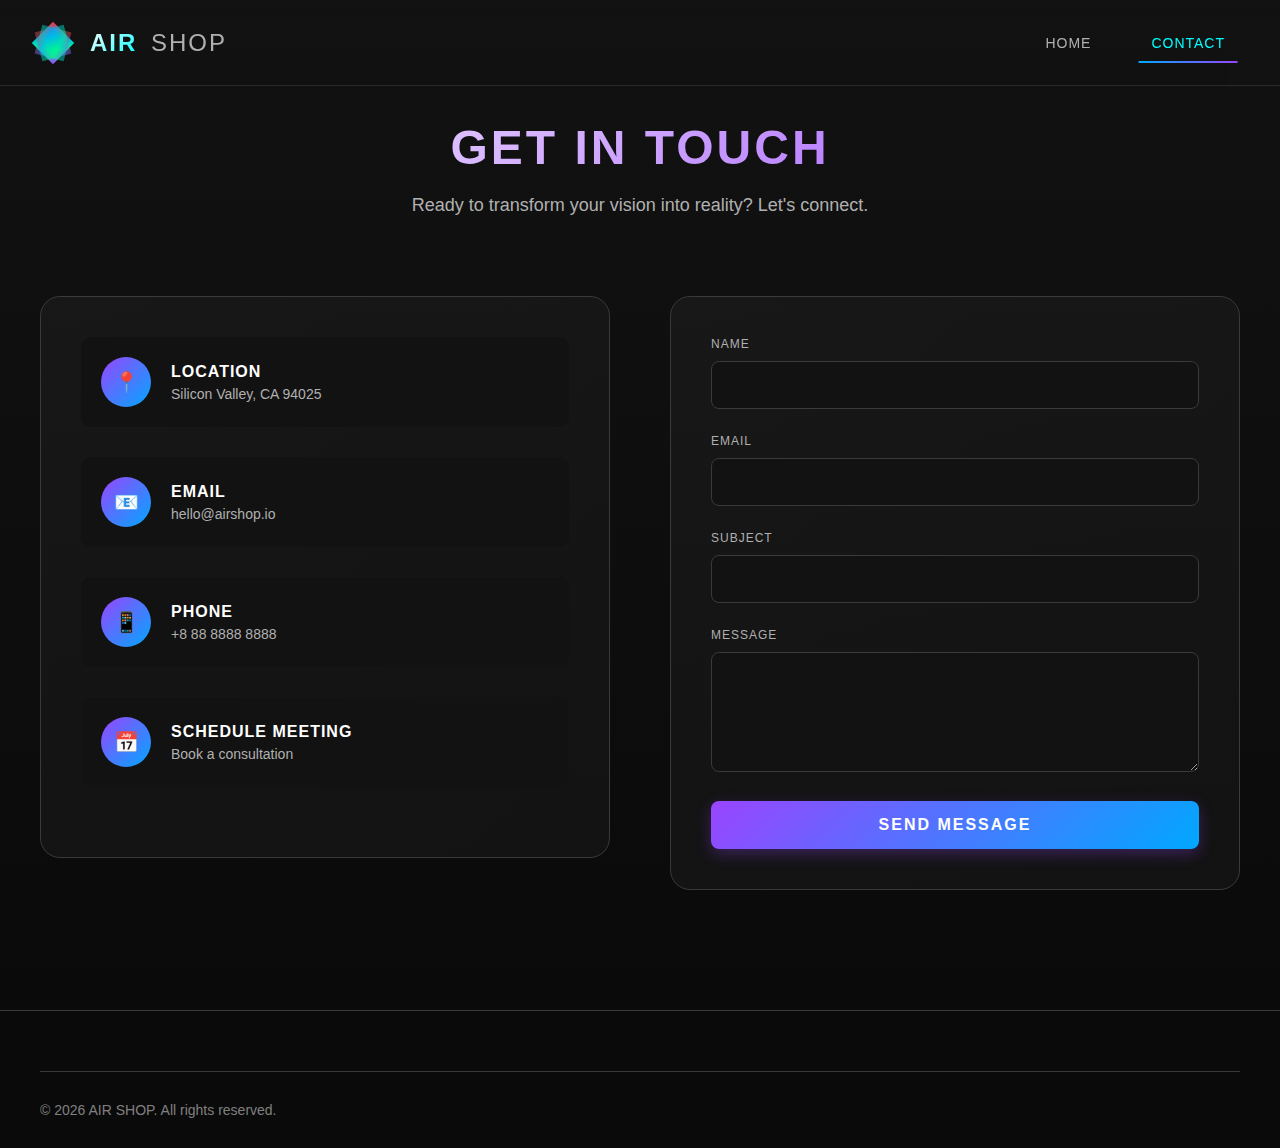
<file: contact.html>
<!DOCTYPE html>
<html lang="en">
<head>
    <meta charset="UTF-8">
    <meta name="viewport" content="width=device-width, initial-scale=1.0">
    <title>PRISM FLUX - Contact</title>
    <link rel="stylesheet" href="templatemo-prism-flux.css">
</head>
<body>

<!-- Loader -->
<div class="loader" id="loader">
    <div class="loader-content">
        <div class="loader-prism">
            <div class="prism-face"></div>
            <div class="prism-face"></div>
            <div class="prism-face"></div>
        </div>
        <div style="color: var(--accent-purple); font-size: 18px; text-transform: uppercase; letter-spacing: 3px;">
            Initializing Contact...
        </div>
    </div>
</div>

<!-- Header -->
<header class="header" id="header">
    <nav class="nav-container">
        <a href="index.html" class="logo">
            <div class="logo-icon">
                <div class="logo-prism">
                    <div class="prism-shape"></div>
                </div>
            </div>
            <span class="logo-text">
                <span class="prism">AIR</span>
                <span class="flux">SHOP</span>
            </span>
        </a>

        <ul class="nav-menu" id="navMenu">
            <li><a href="index.html" class="nav-link">Home</a></li>
            <li><a href="contact.html" class="nav-link active">Contact</a></li>
        </ul>

        <div class="menu-toggle" id="menuToggle">
            <span></span>
            <span></span>
            <span></span>
        </div>
    </nav>
</header>

<!-- Contact Section -->
<section class="contact-section" id="contact">
    <div class="section-header">
        <h2 class="section-title">Get in Touch</h2>
        <p class="section-subtitle">Ready to transform your vision into reality? Let's connect.</p>
    </div>

    <div class="contact-container">
        <div class="contact-info">
            <a href="https://maps.google.com/?q=Silicon+Valley+CA+94025" target="_blank" class="info-item">
                <div class="info-icon">📍</div>
                <div class="info-text">
                    <h4>Location</h4>
                    <p>Silicon Valley, CA 94025</p>
                </div>
            </a>
            
            <a href="mailto:hello@airshop.io" class="info-item">
                <div class="info-icon">📧</div>
                <div class="info-text">
                    <h4>Email</h4>
                    <p>hello@airshop.io</p>
                </div>
            </a>
            
            <a href="tel:+15551234567" class="info-item">
                <div class="info-icon">📱</div>
                <div class="info-text">
                    <h4>Phone</h4>
                    <p>+8 88 8888 8888</p>
                </div>
            </a>
            
            <a href="https://calendly.com" target="_blank" class="info-item">
                <div class="info-icon">📅</div>
                <div class="info-text">
                    <h4>Schedule Meeting</h4>
                    <p>Book a consultation</p>
                </div>
            </a>
        </div>

        <form class="contact-form" id="contactForm">
            <div class="form-group">
                <label for="name">Name</label>
                <input type="text" id="name" name="name" required>
            </div>
            
            <div class="form-group">
                <label for="email">Email</label>
                <input type="email" id="email" name="email" required>
            </div>
            
            <div class="form-group">
                <label for="subject">Subject</label>
                <input type="text" id="subject" name="subject" required>
            </div>
            
            <div class="form-group">
                <label for="message">Message</label>
                <textarea id="message" name="message" required></textarea>
            </div>
            
            <button type="submit" class="submit-btn">Send Message</button>
        </form>
    </div>
</section>

<!-- Footer -->
<footer class="footer">
    <div class="footer-bottom">
        <div class="copyright">
            © 2026 AIR SHOP. All rights reserved.
        </div>
    </div>
</footer>

<script>
    // Hide loader after page load
    window.addEventListener('load', () => {
        const loader = document.getElementById('loader');
        if(loader) loader.style.display = 'none';
    });

    // Mobile menu toggle
    const menuToggle = document.getElementById('menuToggle');
    const navMenu = document.getElementById('navMenu');
    if(menuToggle && navMenu){
        menuToggle.addEventListener('click', () => {
            navMenu.classList.toggle('active');
            menuToggle.classList.toggle('active');
        });
    }

    // Contact form
    const contactForm = document.getElementById('contactForm');
    if(contactForm){
        contactForm.addEventListener('submit', (e) => {
            e.preventDefault();
            alert(`Thank you ${contactForm.name.value}! Your message has been sent.`);
            contactForm.reset();
        });
    }
</script>

<link rel="stylesheet" href="templatemo-prism-flux.css">
</body>
</html>
</file>
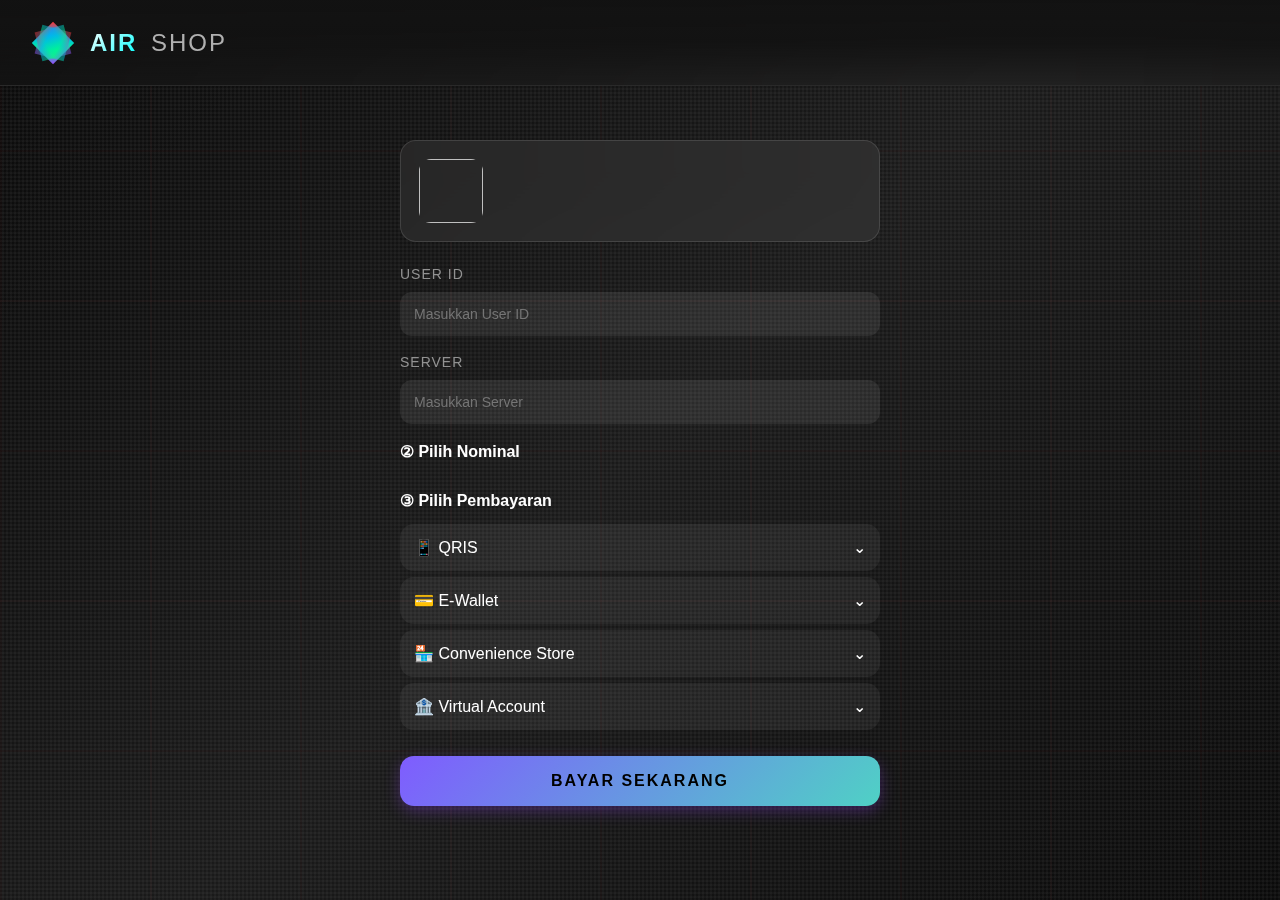
<file: topup.html>
<!DOCTYPE html>
<html lang="en">
<head>
<meta charset="UTF-8">
<meta name="viewport" content="width=device-width, initial-scale=1.0">
<title>PRISM FLUX - Top Up</title>

<link rel="stylesheet" href="AIR SHOP.css">

<style>
/* ===== TOP UP PAGE CUSTOM ===== */

.topup-section {
    padding: 140px 20px 80px;
    max-width: 520px;
    margin: auto;
}

.game-card {
    display: flex;
    align-items: center;
    gap: 16px;
    padding: 18px;
    border-radius: 16px;
    background: rgba(255,255,255,0.06);
    backdrop-filter: blur(12px);
    border: 1px solid rgba(255,255,255,0.12);
    margin-bottom: 24px;
}

.game-card img {
    width: 64px;
    height: 64px;
    border-radius: 12px;
}

.game-card h3 {
    margin: 0;
}

.form-group {
    margin-bottom: 18px;
}

.form-group label {
    font-size: 14px;
    opacity: 0.8;
}

.form-group input {
    width: 100%;
    padding: 14px;
    border-radius: 12px;
    border: none;
    background: rgba(255,255,255,0.08);
    color: #fff;
}

.nominal-grid {
    display: grid;
    grid-template-columns: repeat(2, 1fr);
    gap: 14px;
}

.nominal-card {
    padding: 16px;
    text-align: center;
    border-radius: 14px;
    cursor: pointer;
    background: rgba(255,255,255,0.06);
    border: 1px solid rgba(255,255,255,0.1);
    transition: 0.3s;
}

.nominal-card:hover,
.nominal-card.active {
    border-color: var(--accent-purple);
    box-shadow: 0 0 20px rgba(140,82,255,0.4);
}

.nominal-card span {
    display: block;
    font-size: 13px;
    opacity: 0.8;
}

.payment-list label {
    display: flex;
    justify-content: space-between;
    align-items: center;
    padding: 14px;
    margin-bottom: 10px;
    border-radius: 12px;
    background: rgba(255,255,255,0.06);
    cursor: pointer;
}

.submit-btn {
    width: 100%;
    margin-top: 20px;
    padding: 16px;
    border-radius: 14px;
    border: none;
    background: linear-gradient(135deg, #7f5cff, #4fd1c5);
    color: #000;
    font-weight: bold;
    cursor: pointer;
}
</style>
</head>

<body>

<header class="header" id="header">
<nav class="nav-container">
            <a href="index.html" class="logo">
                <div class="logo-icon">
                    <div class="logo-prism">
                        <div class="prism-shape"></div>
                    </div>
                </div>
                <span class="logo-text">
                    <span class="prism">AIR</span>
                    <span class="flux">SHOP</span>
                </span>
            </a>
</nav>
</header>

<section class="topup-section">

<!-- GAME INFO -->
<div class="game-card">
    <img id="gameImage">
    <div>
        <h3 id="gameTitle"></h3>
        <p id="gamePublisher" style="font-size:13px;opacity:.7"></p>
    </div>
</div>

<!-- USER ID -->
<div class="form-group">
    <label>User ID</label>
    <input type="text" placeholder="Masukkan User ID">
</div>

<div class="form-group">
    <label>Server</label>
    <input type="text" placeholder="Masukkan Server">
</div>

<!-- NOMINAL -->
<h4>② Pilih Nominal</h4>
<div class="nominal-grid"></div>

<!-- PAYMENT -->
<h4 style="margin-top:30px;">③ Pilih Pembayaran</h4>

<div class="payment-box">

    <div class="payment-header" onclick="togglePay(this)">
        <span>📱 QRIS</span>
        <span>⌄</span>
    </div>
    <div class="payment-body">
        <label class="pay-option">
    <input type="radio" name="payment">
    <div class="pay-icon icon-qris">QRIS</div>
    <span>QRIS (All Payment)</span>
</label>
    </div>

    <div class="payment-header" onclick="togglePay(this)">
        <span>💳 E-Wallet</span>
        <span>⌄</span>
    </div>
    <div class="payment-body">
        <label class="pay-option">
    <input type="radio" name="payment">
    <div class="pay-icon icon-dana">DANA</div>
    <span>DANA</span>
</label>

<label class="pay-option">
    <input type="radio" name="payment">
    <div class="pay-icon icon-gopay">GOPAY</div>
    <span>GoPay</span>
</label>

<label class="pay-option">
    <input type="radio" name="payment">
    <div class="pay-icon icon-shopee">SPAY</div>
    <span>ShopeePay</span>
</label>
    </div>

    <div class="payment-header" onclick="togglePay(this)">
        <span>🏪 Convenience Store</span>
        <span>⌄</span>
    </div>
    <div class="payment-body">
        <label class="pay-option">
    <input type="radio" name="payment">
    <div class="pay-icon icon-alfa">ALFA</div>
    <span>Alfamart</span>
</label>

<label class="pay-option">
    <input type="radio" name="payment">
    <div class="pay-icon icon-indo">INDO</div>
    <span>Indomaret</span>
</label>
    </div>

    <div class="payment-header" onclick="togglePay(this)">
        <span>🏦 Virtual Account</span>
        <span>⌄</span>
    </div>
    <div class="payment-body">
        <label class="pay-option">
    <input type="radio" name="payment">
    <div class="pay-icon icon-bca">BCA</div>
    <span>BCA Virtual Account</span>
</label>

<label class="pay-option">
    <input type="radio" name="payment">
    <div class="pay-icon icon-bni">BNI</div>
    <span>BNI Virtual Account</span>
</label>

<label class="pay-option">
    <input type="radio" name="payment">
    <div class="pay-icon icon-bri">BRI</div>
    <span>BRI Virtual Account</span>
</label>
    </div>

</div>

<button class="submit-btn">Bayar Sekarang</button>
</section>
    
<script>
const gameData = {
    ML: {
        title: 'Mobile Legends',
        publisher: 'Moonton',
        image: 'ML.jpeg',
        nominals: [
            { d: '5 Diamonds', p: 'Rp 1.500' },
            { d: '12 Diamonds', p: 'Rp 3.500' },
            { d: '28 Diamonds', p: 'Rp 8.000' },
            { d: '59 Diamonds', p: 'Rp 16.000' },
            { d: '86 Diamonds', p: 'Rp 20.000' },
            { d: '172 Diamonds', p: 'Rp 38.000' },
            { d: '257 Diamonds', p: 'Rp 56.000' },
            { d: '344 Diamonds', p: 'Rp 74.000' },
            { d: '429 Diamonds', p: 'Rp 92.000' },
            { d: '514 Diamonds', p: 'Rp 110.000' },
            { d: '706 Diamonds', p: 'Rp 150.000' },
            { d: '878 Diamonds', p: 'Rp 185.000' },
            { d: '1412 Diamonds', p: 'Rp 295.000' },
            { d: '2195 Diamonds', p: 'Rp 450.000' },
            { d: 'Weekly Diamond Pass', p: 'Rp 30.000' },
            { d: 'Twilight Pass', p: 'Rp 150.000' }
        ]
    },

    FF: {
        title: 'Free Fire',
        publisher: 'Garena',
        image: 'FF.jpeg',
        nominals: [
            { d: '5 Diamonds', p: 'Rp 1.000' },
            { d: '12 Diamonds', p: 'Rp 2.000' },
            { d: '50 Diamonds', p: 'Rp 8.000' },
            { d: '70 Diamonds', p: 'Rp 10.000' },
            { d: '140 Diamonds', p: 'Rp 20.000' },
            { d: '210 Diamonds', p: 'Rp 30.000' },
            { d: '355 Diamonds', p: 'Rp 50.000' },
            { d: '720 Diamonds', p: 'Rp 100.000' },
            { d: '1075 Diamonds', p: 'Rp 150.000' },
            { d: '1450 Diamonds', p: 'Rp 200.000' },
            { d: '2180 Diamonds', p: 'Rp 300.000' },
            { d: 'Membership Mingguan', p: 'Rp 30.000' },
            { d: 'Membership Bulanan', p: 'Rp 150.000' }
        ]
    },

    PUBG: {
        title: 'PUBG Mobile',
        publisher: 'Tencent',
        image: 'PUBG.jpeg',
        nominals: [
            { d: '30 UC', p: 'Rp 8.000' },
            { d: '60 UC', p: 'Rp 15.000' },
            { d: '120 UC', p: 'Rp 30.000' },
            { d: '325 UC', p: 'Rp 75.000' },
            { d: '660 UC', p: 'Rp 150.000' },
            { d: '1800 UC', p: 'Rp 400.000' },
            { d: '3850 UC', p: 'Rp 800.000' },
            { d: 'Royale Pass', p: 'Rp 150.000' },
            { d: 'Elite Royale Pass', p: 'Rp 400.000' }
        ]
    },

    ROBLOX: {
        title: 'ROBLOX',
        publisher: 'Roblox Corporation',
        image: 'ROBLOX.jpeg',
        nominals: [
            { d: '40 Robux', p: 'Rp 8.000' },
            { d: '80 Robux', p: 'Rp 15.000' },
            { d: '160 Robux', p: 'Rp 30.000' },
            { d: '400 Robux', p: 'Rp 100.000' },
            { d: '800 Robux', p: 'Rp 200.000' },
            { d: '1700 Robux', p: 'Rp 400.000' },
            { d: '4500 Robux', p: 'Rp 1.000.000' }
        ]
    },

    HOK: {
        title: 'Honor of Kings',
        publisher: 'Tencent',
        image: 'HOK.jpeg',
        nominals: [
            { d: '60 Tokens', p: 'Rp 15.000' },
            { d: '300 Tokens', p: 'Rp 75.000' },
            { d: '450 Tokens', p: 'Rp 110.000' },
            { d: '980 Tokens', p: 'Rp 200.000' },
            { d: '1980 Tokens', p: 'Rp 400.000' },
            { d: '3280 Tokens', p: 'Rp 650.000' }
        ]
    },

    FC: {
        title: 'FC Mobile',
        publisher: 'EA Sports',
        image: 'EA FC.jpeg',
        nominals: [
            { d: '100 FC Points', p: 'Rp 15.000' },
            { d: '250 FC Points', p: 'Rp 40.000' },
            { d: '500 FC Points', p: 'Rp 75.000' },
            { d: '1050 FC Points', p: 'Rp 150.000' },
            { d: '2200 FC Points', p: 'Rp 300.000' },
            { d: '5750 FC Points', p: 'Rp 750.000' }
        ]
    },

    COD: {
        title: 'Call of Duty Mobile',
        publisher: 'TiMi Studios',
        image: 'COD.jpeg',
        nominals: [
            { d: '63 CP', p: 'Rp 15.000' },
            { d: '127 CP', p: 'Rp 30.000' },
            { d: '321 CP', p: 'Rp 75.000' },
            { d: '800 CP', p: 'Rp 150.000' },
            { d: '2000 CP', p: 'Rp 350.000' },
            { d: '4000 CP', p: 'Rp 650.000' }
        ]
    }
};

const params = new URLSearchParams(window.location.search);
const gameKey = params.get('game');

const game = gameData[gameKey];
document.getElementById('gameImage').src = game.image;
document.getElementById('gameTitle').textContent = game.title;
document.getElementById('gamePublisher').textContent = game.publisher;

const grid = document.querySelector('.nominal-grid');
game.nominals.forEach((n, i) => {
    const div = document.createElement('div');
    div.className = 'nominal-card' + (i === 0 ? ' active' : '');

    const isPack =
        n.d.toLowerCase().includes('pass') ||
        n.d.toLowerCase().includes('membership');

    div.innerHTML = `
        <span class="nominal-icon ${isPack ? 'icon-pack' : 'icon-diamond'}">
            ${isPack ? '📦' : '💎'}
        </span>
        <strong>${n.d}</strong>
        <div class="price">${n.p}</div>
    `;

    div.onclick = () => {
        document
            .querySelectorAll('.nominal-card')
            .forEach(c => c.classList.remove('active'));
        div.classList.add('active');
    };

    grid.appendChild(div);
});

function togglePay(el){
    const body = el.nextElementSibling;
    body.style.display = body.style.display === 'block' ? 'none' : 'block';
}
</script>

</body>
</html>
</file>
<file: templatemo-prism-flux.css>
@charset "utf-8";
/* CSS Document */

/*

TemplateMo 600 Prism Flux

https://templatemo.com/tm-600-prism-flux

*/

* {
	margin: 0;
	padding: 0;
	box-sizing: border-box;
}

:root {
	--primary-black: #0a0a0a;
	--carbon-dark: #121212;
	--carbon-medium: #1a1a1a;
	--carbon-light: #2a2a2a;
	--metal-dark: #3a3a3a;
	--metal-light: #4a4a4a;
	--accent-red: #ff3333;
	--accent-blue: #00a8ff;
	--accent-green: #00ff88;
	--accent-purple: #9945ff;
	--accent-cyan: #00ffff;
	--text-primary: #ffffff;
	--text-secondary: #b0b0b0;
	--text-dim: #808080;
}

html {
	scroll-behavior: smooth;
}

body {
	font-family: 'Orbitron', 'Rajdhani', sans-serif;
	background: var(--primary-black);
	color: var(--text-primary);
	overflow-x: hidden;
	position: relative;
}

/* Carbon Fiber Background Pattern */
body::before {
	content: '';
	position: fixed;
	top: 0;
	left: 0;
	width: 100%;
	height: 100%;
	background:
		repeating-linear-gradient(0deg,
			transparent,
			transparent 2px,
			rgba(255, 255, 255, 0.03) 2px,
			rgba(255, 255, 255, 0.03) 4px),
		repeating-linear-gradient(90deg,
			transparent,
			transparent 2px,
			rgba(255, 255, 255, 0.03) 2px,
			rgba(255, 255, 255, 0.03) 4px),
		linear-gradient(135deg,
			var(--primary-black) 0%,
			var(--carbon-dark) 25%,
			var(--carbon-medium) 50%,
			var(--carbon-dark) 75%,
			var(--primary-black) 100%);
	z-index: -2;
}

/* Animated Grid Overlay */
body::after {
	content: '';
	position: fixed;
	top: 0;
	left: 0;
	width: 100%;
	height: 100%;
	background-image:
		linear-gradient(rgba(255, 51, 51, 0.05) 2px, transparent 2px),
		linear-gradient(90deg, rgba(255, 51, 51, 0.05) 2px, transparent 2px);
	background-size: 150px 150px;
	animation: gridMove 20s linear infinite;
	z-index: -1;
	opacity: 0.5;
}

@keyframes gridMove {
	0% {
		transform: translate(0, 0);
	}

	100% {
		transform: translate(150px, 150px);
	}
}

/* Loading Screen */
.loader {
	position: fixed;
	top: 0;
	left: 0;
	width: 100%;
	height: 100vh;
	background: var(--primary-black);
	display: flex;
	justify-content: center;
	align-items: center;
	z-index: 10000;
	transition: opacity 0.5s, visibility 0.5s;
}

.loader.hidden {
	opacity: 0;
	visibility: hidden;
}

.loader-content {
	text-align: center;
}

.loader-prism {
	width: 100px;
	height: 100px;
	position: relative;
	margin: 0 auto 30px;
}

.prism-face {
	position: absolute;
	width: 100%;
	height: 100%;
	border: 2px solid transparent;
	transform-origin: center;
	animation: prismRotate 3s linear infinite;
}

.prism-face:nth-child(1) {
	border-image: linear-gradient(45deg, var(--accent-red), var(--accent-blue)) 1;
	animation-delay: 0s;
}

.prism-face:nth-child(2) {
	border-image: linear-gradient(45deg, var(--accent-blue), var(--accent-green)) 1;
	transform: rotate(60deg);
	animation-delay: 0.2s;
}

.prism-face:nth-child(3) {
	border-image: linear-gradient(45deg, var(--accent-green), var(--accent-purple)) 1;
	transform: rotate(120deg);
	animation-delay: 0.4s;
}

@keyframes prismRotate {
	0% {
		transform: rotate(0deg) scale(1);
	}

	50% {
		transform: rotate(180deg) scale(1.2);
	}

	100% {
		transform: rotate(360deg) scale(1);
	}
}

/* Navigation Header */
.header {
	position: fixed;
	top: 0;
	width: 100%;
	background: linear-gradient(180deg,
			rgba(18, 18, 18, 0.98) 0%,
			rgba(18, 18, 18, 0.9) 50%,
			rgba(18, 18, 18, 0) 100%);
	backdrop-filter: blur(20px);
	border-bottom: 1px solid rgba(255, 255, 255, 0.1);
	z-index: 1000;
	transition: all 0.3s ease;
}

.header.scrolled {
	background: rgba(18, 18, 18, 0.98);
	backdrop-filter: blur(30px);
	box-shadow: 0 10px 30px rgba(0, 0, 0, 0.8);
}

.nav-container {
	max-width: 1400px;
	margin: 0 auto;
	display: flex;
	justify-content: space-between;
	align-items: center;
	padding: 20px 30px;
}

.logo {
	display: flex;
	align-items: center;
	text-decoration: none;
	position: relative;
}

.logo-icon {
	width: 45px;
	height: 45px;
	margin-right: 15px;
	position: relative;
}

/* Prism-inspired logo */
.logo-prism {
	width: 100%;
	height: 100%;
	position: relative;
	display: flex;
	align-items: center;
	justify-content: center;
}

.prism-shape {
	width: 30px;
	height: 30px;
	position: relative;
	transform: rotate(45deg);
	background: linear-gradient(135deg,
			var(--accent-red) 0%,
			var(--accent-blue) 33%,
			var(--accent-green) 66%,
			var(--accent-purple) 100%);
	animation: prismShine 3s ease-in-out infinite;
}

@keyframes prismShine {

	0%,
	100% {
		filter: brightness(1) hue-rotate(0deg);
		transform: rotate(45deg) scale(1);
	}

	50% {
		filter: brightness(1.5) hue-rotate(10deg);
		transform: rotate(45deg) scale(1.1);
	}
}

.prism-shape::before,
.prism-shape::after {
	content: '';
	position: absolute;
	width: 100%;
	height: 100%;
	background: inherit;
	opacity: 0.5;
}

.prism-shape::before {
	transform: rotate(60deg);
}

.prism-shape::after {
	transform: rotate(-60deg);
}

.logo-text {
	font-size: 24px;
	font-weight: 900;
	letter-spacing: 2px;
	text-transform: uppercase;
}

.logo-text .prism {
	background: linear-gradient(135deg, var(--text-primary), var(--accent-cyan));
	-webkit-background-clip: text;
	-webkit-text-fill-color: transparent;
	background-clip: text;
}

.logo-text .flux {
	color: var(--text-secondary);
	font-weight: 300;
	margin-left: 5px;
}

.nav-menu {
	display: flex;
	list-style: none;
	gap: 10px;
	align-items: center;
}

.nav-menu a {
	color: var(--text-secondary);
	text-decoration: none;
	padding: 12px 25px;
	transition: all 0.3s ease;
	position: relative;
	text-transform: uppercase;
	font-weight: 500;
	letter-spacing: 1px;
	font-size: 14px;
}

.nav-menu a::before {
	content: '';
	position: absolute;
	bottom: 0;
	left: 50%;
	transform: translateX(-50%);
	width: 0;
	height: 2px;
	background: linear-gradient(90deg, var(--accent-blue), var(--accent-purple));
	transition: width 0.3s ease;
}

.nav-menu a:hover {
	color: var(--text-primary);
}

.nav-menu a:hover::before,
.nav-menu a.active::before {
	width: 80%;
}

.nav-menu a.active {
	color: var(--accent-cyan);
}

.menu-toggle {
	display: none;
	flex-direction: column;
	cursor: pointer;
	padding: 5px;
}

.menu-toggle span {
	width: 30px;
	height: 3px;
	background: linear-gradient(90deg, var(--accent-blue), var(--accent-purple));
	margin: 3px 0;
	transition: 0.3s;
	border-radius: 2px;
}

.menu-toggle.active span:nth-child(1) {
	transform: rotate(-45deg) translate(-5px, 6px);
}

.menu-toggle.active span:nth-child(2) {
	opacity: 0;
}

.menu-toggle.active span:nth-child(3) {
	transform: rotate(45deg) translate(-5px, -6px);
}

/* Hero Section with 3D Carousel */
.hero {
	min-height: 100vh;
	display: flex;
	align-items: center;
	justify-content: center;
	position: relative;
	padding: 120px 20px 80px;
	background: radial-gradient(ellipse at center,
			rgba(153, 69, 255, 0.1) 0%,
			transparent 50%);
}

.carousel-container {
	width: 100%;
	max-width: 1600px;
	height: 650px;
	perspective: 1200px;
	position: relative;
	padding-top: 60px;
}

.carousel {
	width: 100%;
	height: 100%;
	position: relative;
	transform-style: preserve-3d;
}

.carousel-item {
	position: absolute;
	width: 400px;
	height: 500px;
	left: 50%;
	top: 50%;
	transform-style: preserve-3d;
	transition: all 0.8s cubic-bezier(0.4, 0.0, 0.2, 1);
	cursor: pointer;
	transform-origin: center center;
}

.carousel-item .card {
	width: 100%;
	height: 100%;
	background: linear-gradient(135deg, var(--carbon-medium), var(--carbon-dark));
	border: 2px solid var(--metal-dark);
	border-radius: 20px;
	padding: 30px;
	position: relative;
	overflow: hidden;
	box-shadow:
		0 20px 40px rgba(0, 0, 0, 0.8),
		inset 0 1px 0 rgba(255, 255, 255, 0.1);
}

.carousel-item .card::before {
	content: '';
	position: absolute;
	top: 0;
	left: 0;
	right: 0;
	height: 1px;
	background: linear-gradient(90deg,
			transparent,
			rgba(255, 255, 255, 0.5),
			transparent);
	animation: scanline 3s linear infinite;
}

@keyframes scanline {
	0% {
		transform: translateY(0);
	}

	100% {
		transform: translateY(500px);
	}
}

.card-number {
	position: absolute;
	top: 20px;
	right: 30px;
	font-size: 72px;
	font-weight: 900;
	color: rgba(153, 69, 255, 0.1);
	font-family: 'Orbitron', monospace;
}

.card-image {
	width: 100%;
	height: 200px;
	background: var(--carbon-dark);
	border-radius: 10px;
	margin-bottom: 20px;
	overflow: hidden;
	position: relative;
	border: 1px solid var(--metal-dark);
}

.card-image img {
	width: 100%;
	height: 100%;
	object-fit: cover;
	filter: grayscale(50%) contrast(1.2);
	transition: all 0.5s ease;
}

.carousel-item:hover .card-image img {
	filter: grayscale(0%) contrast(1.3);
	transform: scale(1.1);
}

.card-title {
	font-size: 24px;
	font-weight: 700;
	margin-bottom: 15px;
	text-transform: uppercase;
	letter-spacing: 2px;
	background: linear-gradient(135deg, var(--text-primary), var(--accent-purple));
	-webkit-background-clip: text;
	-webkit-text-fill-color: transparent;
	background-clip: text;
}

.card-description {
	color: var(--text-secondary);
	line-height: 1.6;
	margin-bottom: 20px;
	font-size: 14px;
}

.card-tech {
	display: flex;
	flex-wrap: wrap;
	gap: 8px;
	margin-bottom: 20px;
}

.tech-badge {
	padding: 5px 12px;
	background: rgba(153, 69, 255, 0.1);
	border: 1px solid var(--accent-purple);
	border-radius: 20px;
	font-size: 12px;
	color: var(--accent-purple);
	text-transform: uppercase;
	letter-spacing: 1px;
}

.card-cta {
	padding: 12px 30px;
	background: linear-gradient(135deg, var(--accent-purple), var(--accent-blue));
	border: none;
	border-radius: 30px;
	color: var(--text-primary);
	font-weight: 700;
	text-transform: uppercase;
	letter-spacing: 2px;
	cursor: pointer;
	transition: all 0.3s ease;
	box-shadow: 0 5px 15px rgba(153, 69, 255, 0.3);
}

.card-cta:hover {
	transform: translateY(-2px);
	box-shadow: 0 8px 25px rgba(153, 69, 255, 0.5);
}

/* Carousel Controls */
.carousel-controls {
	position: absolute;
	bottom: -70px;
	left: 50%;
	transform: translateX(-50%);
	display: flex;
	gap: 20px;
	z-index: 100;
}

.carousel-btn {
	width: 60px;
	height: 60px;
	background: linear-gradient(135deg, var(--carbon-medium), var(--carbon-dark));
	border: 2px solid var(--metal-dark);
	border-radius: 50%;
	color: var(--accent-purple);
	font-size: 24px;
	cursor: pointer;
	transition: all 0.3s ease;
	display: flex;
	align-items: center;
	justify-content: center;
	box-shadow:
		0 5px 15px rgba(0, 0, 0, 0.5),
		inset 0 1px 0 rgba(255, 255, 255, 0.1);
}

.carousel-btn:hover {
	border-color: var(--accent-purple);
	box-shadow:
		0 8px 25px rgba(153, 69, 255, 0.3),
		inset 0 1px 0 rgba(255, 255, 255, 0.2);
	transform: scale(1.1);
}

.carousel-indicators {
	position: absolute;
	top: 30px;
	left: 50%;
	transform: translateX(-50%);
	display: flex;
	gap: 15px;
	z-index: 100;
}

.indicator {
	width: 12px;
	height: 12px;
	background: var(--metal-dark);
	border: 1px solid var(--metal-light);
	border-radius: 50%;
	cursor: pointer;
	transition: all 0.3s ease;
}

.indicator.active {
	background: linear-gradient(135deg, var(--accent-purple), var(--accent-blue));
	box-shadow: 0 0 10px rgba(153, 69, 255, 0.5);
	transform: scale(1.3);
}

/* NEW: Prism Philosophy Section */
.philosophy-section {
	padding: 120px 30px;
	background: linear-gradient(180deg,
			var(--primary-black) 0%,
			rgba(153, 69, 255, 0.02) 50%,
			var(--primary-black) 100%);
	position: relative;
	overflow: hidden;
}

.philosophy-container {
	max-width: 1200px;
	margin: 0 auto;
	text-align: center;
}

/* Animated Prism Line */
.prism-line {
	width: 100%;
	height: 2px;
	margin: 0 auto 60px;
	position: relative;
	overflow: hidden;
	background: var(--carbon-medium);
}

.prism-line::before {
	content: '';
	position: absolute;
	top: 0;
	left: -100%;
	width: 100%;
	height: 100%;
	background: linear-gradient(90deg,
			transparent,
			var(--accent-red) 20%,
			var(--accent-blue) 40%,
			var(--accent-green) 60%,
			var(--accent-purple) 80%,
			transparent);

	animation: prismSweep 4s ease-in-out infinite;
}

@keyframes prismSweep {
	0% {
		left: -100%;
	}

	100% {
		left: 100%;
	}
}

.philosophy-headline {
	font-size: 56px;
	font-weight: 900;
	text-transform: uppercase;
	letter-spacing: 3px;
	margin-bottom: 30px;
	line-height: 1.2;
	background: linear-gradient(135deg,
			var(--accent-cyan) 0%,
			var(--accent-purple) 25%,
			var(--accent-blue) 50%,
			var(--accent-green) 75%,
			var(--accent-cyan) 100%);
	-webkit-background-clip: text;
	-webkit-text-fill-color: transparent;
	background-clip: text;
	background-size: 200% 200%;
	animation: gradientFlow 5s ease infinite;
}

@keyframes gradientFlow {
	0% {
		background-position: 0% 50%;
	}

	50% {
		background-position: 100% 50%;
	}

	100% {
		background-position: 0% 50%;
	}
}

.philosophy-subheading {
	font-size: 20px;
	color: var(--text-secondary);
	max-width: 700px;
	margin: 0 auto 80px;
	line-height: 1.6;
	font-weight: 300;
}

.philosophy-pillars {
	display: grid;
	grid-template-columns: repeat(auto-fit, minmax(300px, 1fr));
	gap: 50px;
	margin-bottom: 60px;
}

.pillar {
	position: relative;
	padding: 40px 30px;
	background: linear-gradient(135deg,
			rgba(42, 42, 42, 0.2),
			rgba(26, 26, 26, 0.3));
	border: 1px solid var(--metal-dark);
	border-radius: 20px;
	transition: all 0.4s ease;
	overflow: hidden;
}

.pillar::before {
	content: '';
	position: absolute;
	top: 0;
	left: 0;
	width: 100%;
	height: 2px;
	background: linear-gradient(90deg,
			var(--accent-purple),
			var(--accent-blue),
			var(--accent-green));
	transform: scaleX(0);
	transition: transform 0.4s ease;
}

.pillar:hover::before {
	transform: scaleX(1);
}

.pillar:hover {
	transform: translateY(-10px);
	border-color: var(--accent-purple);
	box-shadow: 0 20px 40px rgba(153, 69, 255, 0.2);
	background: linear-gradient(135deg,
			rgba(153, 69, 255, 0.05),
			rgba(26, 26, 26, 0.3));
}

.pillar-icon {
	width: 80px;
	height: 80px;
	margin: 0 auto 25px;
	display: flex;
	align-items: center;
	justify-content: center;
	font-size: 40px;
	position: relative;
}

.pillar-icon::before {
	content: '';
	position: absolute;
	width: 100%;
	height: 100%;
	background: linear-gradient(135deg, var(--accent-purple), var(--accent-blue));
	border-radius: 50%;
	opacity: 0.2;
	animation: pulse 3s ease-in-out infinite;
}

@keyframes pulse {

	0%,
	100% {
		transform: scale(1);
		opacity: 0.2;
	}

	50% {
		transform: scale(1.2);
		opacity: 0.1;
	}
}

.pillar-title {
	font-size: 24px;
	font-weight: 700;
	text-transform: uppercase;
	letter-spacing: 2px;
	margin-bottom: 15px;
	color: var(--text-primary);
}

.pillar-description {
	font-size: 16px;
	color: var(--text-secondary);
	line-height: 1.6;
}
.pillar-description a {
	color: var(--accent-cyan);
	text-decoration: none;
	transition: all 0.3s ease;
	position: relative;
}

.pillar-description a::after {
	content: '';
	position: absolute;
	bottom: -2px;
	left: 0;
	width: 0;
	height: 1px;
	background: var(--accent-cyan);
	transition: width 0.3s ease;
}

.pillar-description a:hover {
	color: var(--accent-purple);
}

.pillar-description a:hover::after {
	width: 100%;
}

/* Particle Effect Background */
.philosophy-particles {
	position: absolute;
	width: 100%;
	height: 100%;
	top: 0;
	left: 0;
	overflow: hidden;
	pointer-events: none;
}

.particle {
	position: absolute;
	width: 4px;
	height: 4px;
	background: linear-gradient(135deg, var(--accent-cyan), var(--accent-purple));
	border-radius: 50%;
	opacity: 0;
	animation: float-particle 20s infinite linear;
}

@keyframes float-particle {
	0% {
		transform: translateY(0) rotate(0deg);
		opacity: 0;
	}

	5% {
		opacity: 1;
	}

	95% {
		opacity: 1;
	}

	100% {
		transform: translateY(-100vh) rotate(720deg);
		opacity: 0;
	}
}

/* Stats Section with Content */
.stats-section {
	padding: 120px 30px;
	background: linear-gradient(180deg,
			var(--primary-black) 0%,
			var(--carbon-dark) 50%,
			var(--primary-black) 100%);
	position: relative;
}

.stats-grid {
	max-width: 1200px;
	margin: 0 auto;
	display: grid;
	grid-template-columns: repeat(auto-fit, minmax(250px, 1fr));
	gap: 40px;
}

.stat-card {
	background: linear-gradient(135deg,
			rgba(42, 42, 42, 0.5),
			rgba(26, 26, 26, 0.8));
	border: 1px solid var(--metal-dark);
	border-radius: 15px;
	padding: 40px 30px;
	text-align: center;
	position: relative;
	overflow: hidden;
	transition: all 0.3s ease;
}

.stat-card::before {
	content: '';
	position: absolute;
	top: 0;
	left: -100%;
	width: 100%;
	height: 2px;
	background: linear-gradient(90deg,
			transparent,
			var(--accent-purple),
			transparent);
	animation: none;
}

.stat-card:hover::before {
	animation: slideRight 0.5s ease forwards;
}

@keyframes slideRight {
	0% {
		left: -100%;
	}

	100% {
		left: 100%;
	}
}

.stat-card:hover {
	transform: translateY(-5px);
	border-color: var(--accent-purple);
	box-shadow: 0 15px 35px rgba(153, 69, 255, 0.2);
}

.stat-icon {
	width: 80px;
	height: 80px;
	background: linear-gradient(135deg, var(--accent-purple), var(--accent-blue));
	border-radius: 50%;
	display: flex;
	align-items: center;
	justify-content: center;
	margin: 0 auto 20px;
	font-size: 36px;
	color: var(--text-primary);
	box-shadow: 0 10px 25px rgba(153, 69, 255, 0.3);
}

.stat-number {
	font-size: 48px;
	font-weight: 900;
	color: var(--text-primary);
	margin-bottom: 10px;
	font-family: 'Orbitron', monospace;
}

.stat-label {
	font-size: 14px;
	color: var(--text-secondary);
	text-transform: uppercase;
	letter-spacing: 2px;
	margin-bottom: 15px;
}

.stat-description {
	font-size: 13px;
	color: var(--text-dim);
	line-height: 1.5;
	padding: 0 10px;
}

/* Enhanced Skills Section - Technical Arsenal */
.skills-section {
	padding: 120px 30px;
	background: var(--carbon-dark);
	position: relative;
	overflow: hidden;
}

.skills-container {
	max-width: 1200px;
	margin: 0 auto;
}

.section-header {
	text-align: center;
	margin-bottom: 80px;
}

.section-title {
	font-size: 48px;
	font-weight: 900;
	text-transform: uppercase;
	letter-spacing: 3px;
	margin-bottom: 20px;
	background: linear-gradient(135deg, var(--text-primary), var(--accent-purple));
	-webkit-background-clip: text;
	-webkit-text-fill-color: transparent;
	background-clip: text;
}

.section-subtitle {
	color: var(--text-secondary);
	font-size: 18px;
	max-width: 600px;
	margin: 0 auto;
}

/* Hexagonal Skills Grid */
.skills-hexagon-grid {
	display: flex;
	flex-wrap: wrap;
	justify-content: center;
	gap: 20px;
	margin-top: 60px;
}

.skill-hexagon {
	width: 200px;
	height: 230px;
	position: relative;
	margin: 30px 10px;
	cursor: pointer;
	transition: all 0.3s ease;
}

.skill-hexagon:hover {
	transform: translateY(-10px);
}

.hexagon-inner {
	width: 100%;
	height: 100%;
	position: relative;
	transform: rotate(30deg);
	overflow: hidden;
	border-radius: 20px;
	background: linear-gradient(135deg, var(--carbon-medium), var(--carbon-light));
	border: 2px solid var(--metal-dark);
}

.skill-hexagon:hover .hexagon-inner {
	border-color: var(--accent-purple);
	box-shadow: 0 0 30px rgba(153, 69, 255, 0.5);
}

.hexagon-content {
	position: absolute;
	width: 100%;
	height: 100%;
	top: 0;
	left: 0;
	transform: rotate(-30deg);
	display: flex;
	flex-direction: column;
	align-items: center;
	justify-content: center;
	padding: 20px;
}

.skill-icon-hex {
	font-size: 48px;
	margin-bottom: 15px;
	color: var(--accent-purple);
	animation: float 3s ease-in-out infinite;
}

@keyframes float {

	0%,
	100% {
		transform: translateY(0);
	}

	50% {
		transform: translateY(-10px);
	}
}

.skill-name-hex {
	font-size: 16px;
	font-weight: 700;
	text-transform: uppercase;
	letter-spacing: 1px;
	color: var(--text-primary);
	margin-bottom: 10px;
	text-align: center;
}

.skill-level {
	width: 100%;
	height: 4px;
	background: var(--carbon-dark);
	border-radius: 2px;
	overflow: hidden;
	position: relative;
}

.skill-level-fill {
	height: 100%;
	background: linear-gradient(90deg, var(--accent-blue), var(--accent-purple));
	border-radius: 2px;
	position: relative;
	animation: fillLevel 2s ease-out;
}

@keyframes fillLevel {
	0% {
		width: 0;
	}
}

.skill-percentage-hex {
	font-size: 14px;
	color: var(--text-secondary);
	margin-top: 8px;
	font-weight: 600;
}

/* Skill Categories Tabs */
.skill-categories {
	display: flex;
	justify-content: center;
	gap: 20px;
	margin-bottom: 40px;
	flex-wrap: wrap;
}

.category-tab {
	padding: 12px 30px;
	background: var(--carbon-medium);
	border: 1px solid var(--metal-dark);
	border-radius: 30px;
	color: var(--text-secondary);
	cursor: pointer;
	transition: all 0.3s ease;
	text-transform: uppercase;
	font-size: 14px;
	letter-spacing: 1px;
}

.category-tab:hover {
	background: rgba(153, 69, 255, 0.1);
	border-color: var(--accent-purple);
	color: var(--text-primary);
}

.category-tab.active {
	background: linear-gradient(135deg, var(--accent-purple), var(--accent-blue));
	border-color: var(--accent-purple);
	color: var(--text-primary);
	box-shadow: 0 5px 20px rgba(153, 69, 255, 0.3);
}

/* Contact Section */
.contact-section {
	padding: 120px 30px;
	background: linear-gradient(180deg,
			var(--carbon-dark) 0%,
			var(--primary-black) 100%);
	position: relative;
}

.contact-container {
	max-width: 1200px;
	margin: 0 auto;
	display: grid;
	grid-template-columns: 1fr 1fr;
	gap: 60px;
	align-items: start;
}

.contact-info {
	padding: 40px;
	background: linear-gradient(135deg,
			rgba(42, 42, 42, 0.3),
			rgba(26, 26, 26, 0.5));
	border: 1px solid var(--metal-dark);
	border-radius: 20px;
}

.info-item {
	display: flex;
	align-items: center;
	margin-bottom: 30px;
	padding: 20px;
	background: var(--carbon-dark);
	border-radius: 10px;
	transition: all 0.3s ease;
	text-decoration: none;
	cursor: pointer;
	position: relative;
	overflow: hidden;
}

.info-item::before {
	content: '';
	position: absolute;
	top: 0;
	left: -100%;
	width: 100%;
	height: 100%;
	background: linear-gradient(90deg,
			transparent,
			rgba(153, 69, 255, 0.1),
			transparent);
	transition: left 0.5s ease;
}

.info-item:hover::before {
	left: 100%;
}

.info-item:hover {
	transform: translateX(10px);
	background: rgba(153, 69, 255, 0.1);
	box-shadow: 0 5px 20px rgba(153, 69, 255, 0.2);
}

a.info-item {
	color: inherit;
	text-decoration: none;
}

.info-icon {
	width: 50px;
	height: 50px;
	background: linear-gradient(135deg, var(--accent-purple), var(--accent-blue));
	border-radius: 50%;
	display: flex;
	align-items: center;
	justify-content: center;
	margin-right: 20px;
	color: var(--text-primary);
	font-size: 20px;
	flex-shrink: 0;
	transition: all 0.3s ease;
}

.info-item:hover .info-icon {
	transform: scale(1.1) rotate(10deg);
	box-shadow: 0 8px 25px rgba(153, 69, 255, 0.4);
}

.info-text h4 {
	color: var(--text-primary);
	margin-bottom: 5px;
	font-size: 16px;
	text-transform: uppercase;
	letter-spacing: 1px;
	transition: all 0.3s ease;
}

.info-item:hover .info-text h4 {
	color: var(--accent-cyan);
}

.info-text p {
	color: var(--text-secondary);
	font-size: 14px;
	transition: all 0.3s ease;
}

.info-item:hover .info-text p {
	color: var(--text-primary);
}

/* Add external link indicator for clickable items */
.info-item[target="_blank"] .info-text p::after {
	content: ' ↗';
	font-size: 12px;
	opacity: 0;
	transition: opacity 0.3s ease;
}

.info-item[target="_blank"]:hover .info-text p::after {
	opacity: 1;
}

.contact-form {
	padding: 40px;
	background: linear-gradient(135deg,
			rgba(42, 42, 42, 0.3),
			rgba(26, 26, 26, 0.5));
	border: 1px solid var(--metal-dark);
	border-radius: 20px;
}

.form-group {
	margin-bottom: 25px;
}

.form-group label {
	display: block;
	color: var(--text-secondary);
	margin-bottom: 10px;
	text-transform: uppercase;
	font-size: 12px;
	letter-spacing: 1px;
}

.form-group input,
.form-group textarea {
	width: 100%;
	padding: 15px;
	background: var(--carbon-dark);
	border: 1px solid var(--metal-dark);
	border-radius: 8px;
	color: var(--text-primary);
	font-size: 14px;
	transition: all 0.3s ease;
}

.form-group input:focus,
.form-group textarea:focus {
	outline: none;
	border-color: var(--accent-purple);
	box-shadow: 0 0 10px rgba(153, 69, 255, 0.2);
}

.form-group textarea {
	resize: vertical;
	min-height: 120px;
}

.submit-btn {
	width: 100%;
	padding: 15px;
	background: linear-gradient(135deg, var(--accent-purple), var(--accent-blue));
	border: none;
	border-radius: 8px;
	color: var(--text-primary);
	font-size: 16px;
	font-weight: 700;
	text-transform: uppercase;
	letter-spacing: 2px;
	cursor: pointer;
	transition: all 0.3s ease;
	box-shadow: 0 5px 15px rgba(153, 69, 255, 0.3);
}

.submit-btn:hover {
	transform: translateY(-3px);
	box-shadow: 0 8px 25px rgba(153, 69, 255, 0.5);
}

/* Footer */
.footer {
	padding: 60px 30px 30px;
	background: var(--primary-black);
	border-top: 1px solid var(--metal-dark);
	position: relative;
}

.footer-content {
	max-width: 1200px;
	margin: 0 auto;
	display: grid;
	grid-template-columns: 2fr 1fr 1fr 1fr;
	gap: 40px;
	margin-bottom: 40px;
}

.footer-brand {
	display: flex;
	flex-direction: column;
	gap: 20px;
}

.footer-logo {
	display: flex;
	align-items: center;
	margin-bottom: 15px;
}

.footer-description {
	color: var(--text-secondary);
	line-height: 1.6;
	font-size: 14px;
}

.footer-social {
	display: flex;
	gap: 15px;
}

.social-icon {
	width: 40px;
	height: 40px;
	background: var(--carbon-medium);
	border: 1px solid var(--metal-dark);
	border-radius: 50%;
	display: flex;
	align-items: center;
	justify-content: center;
	color: var(--text-secondary);
	text-decoration: none;
	transition: all 0.3s ease;
}

.social-icon:hover {
	background: linear-gradient(135deg, var(--accent-purple), var(--accent-blue));
	border-color: var(--accent-purple);
	color: var(--text-primary);
	transform: translateY(-3px);
	box-shadow: 0 5px 15px rgba(153, 69, 255, 0.3);
}

.footer-section h4 {
	color: var(--text-primary);
	margin-bottom: 20px;
	text-transform: uppercase;
	letter-spacing: 1px;
	font-size: 16px;
}

.footer-links {
	display: flex;
	flex-direction: column;
	gap: 10px;
}

.footer-links a {
	color: var(--text-secondary);
	text-decoration: none;
	transition: all 0.3s ease;
	font-size: 14px;
}

.footer-links a:hover {
	color: var(--accent-purple);
	padding-left: 10px;
}

.footer-bottom {
	padding-top: 30px;
	border-top: 1px solid var(--metal-dark);
	display: flex;
	justify-content: space-between;
	align-items: center;
	max-width: 1200px;
	margin: 0 auto;
}

.copyright {
	color: var(--text-dim);
	font-size: 14px;
}

.footer-credits {
	color: var(--text-dim);
	font-size: 14px;
}

.footer-credits a {
	color: var(--accent-purple);
	text-decoration: none;
}

.footer-credits a:hover {
	text-decoration: underline;
}

/* Responsive Design */
@media (max-width: 1024px) {
	.carousel-item {
		width: 350px;
		height: 480px;
	}

	.carousel-controls {
		bottom: -60px;
	}

	.card-image {
		height: 170px;
	}

	.card-title {
		font-size: 22px;
	}

	.card-description {
		font-size: 13px;
	}

	.philosophy-pillars {
		grid-template-columns: 1fr;
	}

	.contact-container {
		grid-template-columns: 1fr;
	}

	.footer-content {
		grid-template-columns: repeat(2, 1fr);
	}
}

@media (max-width: 768px) {
	.menu-toggle {
		display: flex;
	}

	.nav-menu {
		position: fixed;
		left: -100%;
		top: 85px;
		flex-direction: column;
		background: rgba(18, 18, 18, 0.98);
		width: 100%;
		text-align: center;
		transition: 0.3s;
		padding: 40px 0;
		border-bottom: 1px solid var(--metal-dark);
		gap: 0;
	}

	.nav-menu li {
		margin: 15px 0;
	}

	.nav-menu a {
		display: block;
		padding: 15px 30px;
		font-size: 16px;
	}

	.nav-menu.active {
		left: 0;
	}

	.carousel-item {
		width: 300px;
		height: 460px;
	}

	.carousel-item .card {
		padding: 20px;
	}

	.card-image {
		height: 150px;
		margin-bottom: 15px;
	}

	.card-title {
		font-size: 20px;
		margin-bottom: 12px;
	}

	.card-description {
		font-size: 13px;
		margin-bottom: 15px;
	}

	.card-tech {
		margin-bottom: 15px;
		gap: 6px;
	}

	.tech-badge {
		padding: 4px 10px;
		font-size: 11px;
	}

	.card-number {
		font-size: 50px;
		top: 15px;
		right: 20px;
	}

	.card-cta {
		padding: 10px 25px;
		font-size: 14px;
	}

	.carousel-controls {
		bottom: -60px;
		gap: 15px;
	}

	.carousel-btn {
		width: 50px;
		height: 50px;
		font-size: 20px;
	}

	.carousel-indicators {
		top: 20px;
		gap: 12px;
	}

	.indicator {
		width: 10px;
		height: 10px;
	}

	.philosophy-headline {
		font-size: 36px;
	}

	.section-title {
		font-size: 32px;
	}

	.stats-grid {
		grid-template-columns: 1fr;
	}

	.skill-hexagon {
		width: 150px;
		height: 170px;
		margin: 20px 5px;
	}

	.skill-icon-hex {
		font-size: 36px;
	}

	.skill-name-hex {
		font-size: 14px;
	}

	.footer-content {
		grid-template-columns: 1fr;
		text-align: center;
	}

	.footer-bottom {
		flex-direction: column;
		gap: 20px;
		text-align: center;
	}
}
</file>
<file: AIR SHOP.css>
@charset "utf-8";
/* CSS Document */

/*
*/
.nominal-card {
    position: relative;
    padding: 18px 16px;
    text-align: center;
    border-radius: 14px;
    cursor: pointer;
    background: rgba(255,255,255,0.06);
    border: 1px solid rgba(255,255,255,0.1);
    transition: 0.3s;
    overflow: hidden;
}

.nominal-card:hover,
.nominal-card.active {
    border-color: var(--accent-purple);
    box-shadow: 0 0 20px rgba(140,82,255,0.4);
    transform: translateY(-2px);
}

.nominal-icon {
    font-size: 22px;
    margin-bottom: 6px;
    display: block;
}

.nominal-card .price {
    font-size: 13px;
    opacity: 0.8;
}

/* Warna khusus */
.icon-diamond {
    color: #4fd1ff;
    text-shadow: 0 0 10px rgba(79,209,255,.8);
}

.icon-pack {
    color: #ffd54f;
    text-shadow: 0 0 10px rgba(255,213,79,.8);
}

.pay-option {
    display: flex;
    align-items: center;
    gap: 14px;
    padding: 16px;
    border-radius: 14px;
    background: linear-gradient(135deg,
        rgba(255,255,255,0.08),
        rgba(255,255,255,0.02));
    border: 1px solid rgba(255,255,255,0.12);
    cursor: pointer;
    transition: 0.35s ease;
    position: relative;
    overflow: hidden;
}

.pay-option::before {
    content: "";
    position: absolute;
    inset: 0;
    background: linear-gradient(135deg,
        transparent,
        rgba(255,255,255,0.12),
        transparent);
    opacity: 0;
    transition: 0.35s;
}

.pay-option:hover::before {
    opacity: 1;
}

.pay-option:hover {
    transform: translateY(-2px);
    box-shadow: 0 12px 30px rgba(0,0,0,0.35);
}

.pay-option input {
    accent-color: var(--accent-purple);
    z-index: 1;
}

.pay-icon {
    min-width: 48px;
    height: 36px;
    border-radius: 10px;
    font-size: 12px;
    font-weight: 700;
    letter-spacing: .5px;
    display: flex;
    align-items: center;
    justify-content: center;
    color: #fff;
    position: relative;
    z-index: 1;
}

/* GRADIENT ICONS */
.icon-qris {
    background: linear-gradient(135deg,#00f2a9,#00c2a8);
    box-shadow: 0 0 14px rgba(0,242,169,.6);
}

.icon-dana {
    background: linear-gradient(135deg,#1da1ff,#0066ff);
    box-shadow: 0 0 14px rgba(29,161,255,.6);
}

.icon-gopay {
    background: linear-gradient(135deg,#00e676,#00aa13);
    box-shadow: 0 0 14px rgba(0,230,118,.6);
}

.icon-shopee {
    background: linear-gradient(135deg,#ff8a00,#ff3d00);
    box-shadow: 0 0 14px rgba(255,138,0,.6);
}

.icon-alfa {
    background: linear-gradient(135deg,#ff5252,#c62828);
    box-shadow: 0 0 14px rgba(255,82,82,.6);
}

.icon-indo {
    background: linear-gradient(135deg,#42a5f5,#0d47a1);
    box-shadow: 0 0 14px rgba(66,165,245,.6);
}

.icon-bca {
    background: linear-gradient(135deg,#2196f3,#0d47a1);
    box-shadow: 0 0 14px rgba(33,150,243,.6);
}

.icon-bni {
    background: linear-gradient(135deg,#ff9800,#ef6c00);
    box-shadow: 0 0 14px rgba(255,152,0,.6);
}

.icon-bri {
    background: linear-gradient(135deg,#64b5f6,#1e88e5);
    box-shadow: 0 0 14px rgba(100,181,246,.6);
}

.payment-box {
    margin-top: 14px;
}

.payment-header {
    padding: 14px;
    border-radius: 14px;
    background: rgba(255,255,255,0.06);
    display: flex;
    justify-content: space-between;
    cursor: pointer;
    margin-bottom: 6px;
}

.payment-body {
    display: none;
    padding: 10px 0;
}

.pay-option {
    display: flex;
    align-items: center;
    gap: 10px;
    padding: 12px;
    border-radius: 12px;
    background: rgba(255,255,255,0.05);
    margin-bottom: 8px;
    cursor: pointer;
}

.pay-option input {
    display: none;
}

.pay-option:has(input:checked) {
    border: 1px solid var(--accent-purple);
}

.badge {
    padding: 6px 10px;
    border-radius: 8px;
    font-size: 12px;
    font-weight: bold;
    background: linear-gradient(135deg,#7f5cff,#4fd1c5);
    color: #000;
}


html, body {
    width: 100%;
    height: 100%;
    margin: 0;
    padding: 0;
    overflow-x: hidden;
}
.hero {
    min-height: 100vh;
    width: 100%;
    display: flex;
    align-items: center;
    justify-content: center;
}
.carousel-container {
    width: 100%;
    height: 100%;
    max-width: 100vw;
    overflow: hidden;
}

.carousel {
    width: 100%;
    height: 100%;
}
.header {
    width: 100%;
    max-width: 100vw;
}
@media (max-width: 768px) {
    .hero {
        padding: 20px;
    }

    .carousel-btn {
        font-size: 24px;
        padding: 10px;
    }

    .logo-text {
        font-size: 16px;
    }
}
.loader {
    position: fixed;
    inset: 0;
    width: 100vw;
    height: 100vh;
}
img, canvas, video {
    max-width: 100%;
    height: auto;
}

* {
	margin: 0;
	padding: 0;
	box-sizing: border-box;
}

:root {
	--primary-black: #0a0a0a;
	--carbon-dark: #121212;
	--carbon-medium: #1a1a1a;
	--carbon-light: #2a2a2a;
	--metal-dark: #3a3a3a;
	--metal-light: #4a4a4a;
	--accent-red: #ff3333;
	--accent-blue: #00a8ff;
	--accent-green: #00ff88;
	--accent-purple: #9945ff;
	--accent-cyan: #00ffff;
	--text-primary: #ffffff;
	--text-secondary: #b0b0b0;
	--text-dim: #808080;
}

html {
	scroll-behavior: smooth;
}

body {
	font-family: 'Orbitron', 'Rajdhani', sans-serif;
	background: var(--primary-black);
	color: var(--text-primary);
	overflow-x: hidden;
	position: relative;
}

/* Carbon Fiber Background Pattern */
body::before {
	content: '';
	position: fixed;
	top: 0;
	left: 0;
	width: 100%;
	height: 100%;
	background:
		repeating-linear-gradient(0deg,
			transparent,
			transparent 2px,
			rgba(255, 255, 255, 0.03) 2px,
			rgba(255, 255, 255, 0.03) 4px),
		repeating-linear-gradient(90deg,
			transparent,
			transparent 2px,
			rgba(255, 255, 255, 0.03) 2px,
			rgba(255, 255, 255, 0.03) 4px),
		linear-gradient(135deg,
			var(--primary-black) 0%,
			var(--carbon-dark) 25%,
			var(--carbon-medium) 50%,
			var(--carbon-dark) 75%,
			var(--primary-black) 100%);
	z-index: -2;
}

/* Animated Grid Overlay */
body::after {
	content: '';
	position: fixed;
	top: 0;
	left: 0;
	width: 100%;
	height: 100%;
	background-image:
		linear-gradient(rgba(255, 51, 51, 0.05) 2px, transparent 2px),
		linear-gradient(90deg, rgba(255, 51, 51, 0.05) 2px, transparent 2px);
	background-size: 150px 150px;
	animation: gridMove 20s linear infinite;
	z-index: -1;
	opacity: 0.5;
}

@keyframes gridMove {
	0% {
		transform: translate(0, 0);
	}

	100% {
		transform: translate(150px, 150px);
	}
}

/* Loading Screen */
.loader {
	position: fixed;
	top: 0;
	left: 0;
	width: 100%;
	height: 100vh;
	background: var(--primary-black);
	display: flex;
	justify-content: center;
	align-items: center;
	z-index: 10000;
	transition: opacity 0.5s, visibility 0.5s;
}

.loader.hidden {
	opacity: 0;
	visibility: hidden;
}

.loader-content {
	text-align: center;
}

.loader-prism {
	width: 100px;
	height: 100px;
	position: relative;
	margin: 0 auto 30px;
}

.prism-face {
	position: absolute;
	width: 100%;
	height: 100%;
	border: 2px solid transparent;
	transform-origin: center;
	animation: prismRotate 3s linear infinite;
}

.prism-face:nth-child(1) {
	border-image: linear-gradient(45deg, var(--accent-red), var(--accent-blue)) 1;
	animation-delay: 0s;
}

.prism-face:nth-child(2) {
	border-image: linear-gradient(45deg, var(--accent-blue), var(--accent-green)) 1;
	transform: rotate(60deg);
	animation-delay: 0.2s;
}

.prism-face:nth-child(3) {
	border-image: linear-gradient(45deg, var(--accent-green), var(--accent-purple)) 1;
	transform: rotate(120deg);
	animation-delay: 0.4s;
}

@keyframes prismRotate {
	0% {
		transform: rotate(0deg) scale(1);
	}

	50% {
		transform: rotate(180deg) scale(1.2);
	}

	100% {
		transform: rotate(360deg) scale(1);
	}
}

/* Navigation Header */
.header {
	position: fixed;
	top: 0;
	width: 100%;
	background: linear-gradient(180deg,
			rgba(18, 18, 18, 0.98) 0%,
			rgba(18, 18, 18, 0.9) 50%,
			rgba(18, 18, 18, 0) 100%);
	backdrop-filter: blur(20px);
	border-bottom: 1px solid rgba(255, 255, 255, 0.1);
	z-index: 1000;
	transition: all 0.3s ease;
}

.header.scrolled {
	background: rgba(18, 18, 18, 0.98);
	backdrop-filter: blur(30px);
	box-shadow: 0 10px 30px rgba(0, 0, 0, 0.8);
}

.nav-container {
	max-width: 1400px;
	margin: 0 auto;
	display: flex;
	justify-content: space-between;
	align-items: center;
	padding: 20px 30px;
}

.logo {
	display: flex;
	align-items: center;
	text-decoration: none;
	position: relative;
}

.logo-icon {
	width: 45px;
	height: 45px;
	margin-right: 15px;
	position: relative;
}

/* Prism-inspired logo */
.logo-prism {
	width: 100%;
	height: 100%;
	position: relative;
	display: flex;
	align-items: center;
	justify-content: center;
}

.prism-shape {
	width: 30px;
	height: 30px;
	position: relative;
	transform: rotate(45deg);
	background: linear-gradient(135deg,
			var(--accent-red) 0%,
			var(--accent-blue) 33%,
			var(--accent-green) 66%,
			var(--accent-purple) 100%);
	animation: prismShine 3s ease-in-out infinite;
}

@keyframes prismShine {

	0%,
	100% {
		filter: brightness(1) hue-rotate(0deg);
		transform: rotate(45deg) scale(1);
	}

	50% {
		filter: brightness(1.5) hue-rotate(10deg);
		transform: rotate(45deg) scale(1.1);
	}
}

.prism-shape::before,
.prism-shape::after {
	content: '';
	position: absolute;
	width: 100%;
	height: 100%;
	background: inherit;
	opacity: 0.5;
}

.prism-shape::before {
	transform: rotate(60deg);
}

.prism-shape::after {
	transform: rotate(-60deg);
}

.logo-text {
	font-size: 24px;
	font-weight: 900;
	letter-spacing: 2px;
	text-transform: uppercase;
}

.logo-text .prism {
	background: linear-gradient(135deg, var(--text-primary), var(--accent-cyan));
	-webkit-background-clip: text;
	-webkit-text-fill-color: transparent;
	background-clip: text;
}

.logo-text .flux {
	color: var(--text-secondary);
	font-weight: 300;
	margin-left: 5px;
}

.nav-menu {
	display: flex;
	list-style: none;
	gap: 10px;
	align-items: center;
}

.nav-menu a {
	color: var(--text-secondary);
	text-decoration: none;
	padding: 12px 25px;
	transition: all 0.3s ease;
	position: relative;
	text-transform: uppercase;
	font-weight: 500;
	letter-spacing: 1px;
	font-size: 14px;
}

.nav-menu a::before {
	content: '';
	position: absolute;
	bottom: 0;
	left: 50%;
	transform: translateX(-50%);
	width: 0;
	height: 2px;
	background: linear-gradient(90deg, var(--accent-blue), var(--accent-purple));
	transition: width 0.3s ease;
}

.nav-menu a:hover {
	color: var(--text-primary);
}

.nav-menu a:hover::before,
.nav-menu a.active::before {
	width: 80%;
}

.nav-menu a.active {
	color: var(--accent-cyan);
}

.menu-toggle {
	display: none;
	flex-direction: column;
	cursor: pointer;
	padding: 5px;
}

.menu-toggle span {
	width: 30px;
	height: 3px;
	background: linear-gradient(90deg, var(--accent-blue), var(--accent-purple));
	margin: 3px 0;
	transition: 0.3s;
	border-radius: 2px;
}

.menu-toggle.active span:nth-child(1) {
	transform: rotate(-45deg) translate(-5px, 6px);
}

.menu-toggle.active span:nth-child(2) {
	opacity: 0;
}

.menu-toggle.active span:nth-child(3) {
	transform: rotate(45deg) translate(-5px, -6px);
}

/* Hero Section with 3D Carousel */
.hero {
	min-height: 100vh;
	display: flex;
	align-items: center;
	justify-content: center;
	position: relative;
	padding: 120px 20px 80px;
	background: radial-gradient(ellipse at center,
			rgba(153, 69, 255, 0.1) 0%,
			transparent 50%);
}

.carousel-container {
	width: 100%;
	max-width: 1600px;
	height: 650px;
	perspective: 1200px;
	position: relative;
	padding-top: 60px;
}

.carousel {
	width: 100%;
	height: 100%;
	position: relative;
	transform-style: preserve-3d;
}

.carousel-item {
	position: absolute;
	width: 400px;
	height: 500px;
	left: 50%;
	top: 50%;
	transform-style: preserve-3d;
	transition: all 0.8s cubic-bezier(0.4, 0.0, 0.2, 1);
	cursor: pointer;
	transform-origin: center center;
}

.carousel-item .card {
	width: 100%;
	height: 100%;
	background: linear-gradient(135deg, var(--carbon-medium), var(--carbon-dark));
	border: 2px solid var(--metal-dark);
	border-radius: 20px;
	padding: 30px;
	position: relative;
	overflow: hidden;
	box-shadow:
		0 20px 40px rgba(0, 0, 0, 0.8),
		inset 0 1px 0 rgba(255, 255, 255, 0.1);
}

.carousel-item .card::before {
	content: '';
	position: absolute;
	top: 0;
	left: 0;
	right: 0;
	height: 1px;
	background: linear-gradient(90deg,
			transparent,
			rgba(255, 255, 255, 0.5),
			transparent);
	animation: scanline 3s linear infinite;
}

@keyframes scanline {
	0% {
		transform: translateY(0);
	}

	100% {
		transform: translateY(500px);
	}
}

.card-number {
	position: absolute;
	top: 20px;
	right: 30px;
	font-size: 72px;
	font-weight: 900;
	color: rgba(153, 69, 255, 0.1);
	font-family: 'Orbitron', monospace;
}

.card-image {
	width: 100%;
	height: 200px;
	background: var(--carbon-dark);
	border-radius: 10px;
	margin-bottom: 20px;
	overflow: hidden;
	position: relative;
	border: 1px solid var(--metal-dark);
}

.card-image img {
	width: 100%;
	height: 100%;
	object-fit: cover;
	filter: grayscale(50%) contrast(1.2);
	transition: all 0.5s ease;
}

.carousel-item:hover .card-image img {
	filter: grayscale(0%) contrast(1.3);
	transform: scale(1.1);
}

.card-title {
	font-size: 24px;
	font-weight: 700;
	margin-bottom: 15px;
	text-transform: uppercase;
	letter-spacing: 2px;
	background: linear-gradient(135deg, var(--text-primary), var(--accent-purple));
	-webkit-background-clip: text;
	-webkit-text-fill-color: transparent;
	background-clip: text;
}

.card-description {
	color: var(--text-secondary);
	line-height: 1.6;
	margin-bottom: 20px;
	font-size: 14px;
}

.card-tech {
	display: flex;
	flex-wrap: wrap;
	gap: 8px;
	margin-bottom: 20px;
}

.tech-badge {
	padding: 5px 12px;
	background: rgba(153, 69, 255, 0.1);
	border: 1px solid var(--accent-purple);
	border-radius: 20px;
	font-size: 12px;
	color: var(--accent-purple);
	text-transform: uppercase;
	letter-spacing: 1px;
}

.card-cta {
	padding: 12px 30px;
	background: linear-gradient(135deg, var(--accent-purple), var(--accent-blue));
	border: none;
	border-radius: 30px;
	color: var(--text-primary);
	font-weight: 700;
	text-transform: uppercase;
	letter-spacing: 2px;
	cursor: pointer;
	transition: all 0.3s ease;
	box-shadow: 0 5px 15px rgba(153, 69, 255, 0.3);
}

.card-cta:hover {
	transform: translateY(-2px);
	box-shadow: 0 8px 25px rgba(153, 69, 255, 0.5);
}

/* Carousel Controls */
.carousel-controls {
	position: absolute;
	bottom: -70px;
	left: 50%;
	transform: translateX(-50%);
	display: flex;
	gap: 20px;
	z-index: 100;
}

.carousel-btn {
	width: 60px;
	height: 60px;
	background: linear-gradient(135deg, var(--carbon-medium), var(--carbon-dark));
	border: 2px solid var(--metal-dark);
	border-radius: 50%;
	color: var(--accent-purple);
	font-size: 24px;
	cursor: pointer;
	transition: all 0.3s ease;
	display: flex;
	align-items: center;
	justify-content: center;
	box-shadow:
		0 5px 15px rgba(0, 0, 0, 0.5),
		inset 0 1px 0 rgba(255, 255, 255, 0.1);
}

.carousel-btn:hover {
	border-color: var(--accent-purple);
	box-shadow:
		0 8px 25px rgba(153, 69, 255, 0.3),
		inset 0 1px 0 rgba(255, 255, 255, 0.2);
	transform: scale(1.1);
}

.carousel-indicators {
	position: absolute;
	top: 30px;
	left: 50%;
	transform: translateX(-50%);
	display: flex;
	gap: 15px;
	z-index: 100;
}

.indicator {
	width: 12px;
	height: 12px;
	background: var(--metal-dark);
	border: 1px solid var(--metal-light);
	border-radius: 50%;
	cursor: pointer;
	transition: all 0.3s ease;
}

.indicator.active {
	background: linear-gradient(135deg, var(--accent-purple), var(--accent-blue));
	box-shadow: 0 0 10px rgba(153, 69, 255, 0.5);
	transform: scale(1.3);
}

/* NEW: Prism Philosophy Section */
.philosophy-section {
	padding: 120px 30px;
	background: linear-gradient(180deg,
			var(--primary-black) 0%,
			rgba(153, 69, 255, 0.02) 50%,
			var(--primary-black) 100%);
	position: relative;
	overflow: hidden;
}

.philosophy-container {
	max-width: 1200px;
	margin: 0 auto;
	text-align: center;
}

/* Animated Prism Line */
.prism-line {
	width: 100%;
	height: 2px;
	margin: 0 auto 60px;
	position: relative;
	overflow: hidden;
	background: var(--carbon-medium);
}

.prism-line::before {
	content: '';
	position: absolute;
	top: 0;
	left: -100%;
	width: 100%;
	height: 100%;
	background: linear-gradient(90deg,
			transparent,
			var(--accent-red) 20%,
			var(--accent-blue) 40%,
			var(--accent-green) 60%,
			var(--accent-purple) 80%,
			transparent);

	animation: prismSweep 4s ease-in-out infinite;
}

@keyframes prismSweep {
	0% {
		left: -100%;
	}

	100% {
		left: 100%;
	}
}

.philosophy-headline {
	font-size: 56px;
	font-weight: 900;
	text-transform: uppercase;
	letter-spacing: 3px;
	margin-bottom: 30px;
	line-height: 1.2;
	background: linear-gradient(135deg,
			var(--accent-cyan) 0%,
			var(--accent-purple) 25%,
			var(--accent-blue) 50%,
			var(--accent-green) 75%,
			var(--accent-cyan) 100%);
	-webkit-background-clip: text;
	-webkit-text-fill-color: transparent;
	background-clip: text;
	background-size: 200% 200%;
	animation: gradientFlow 5s ease infinite;
}

@keyframes gradientFlow {
	0% {
		background-position: 0% 50%;
	}

	50% {
		background-position: 100% 50%;
	}

	100% {
		background-position: 0% 50%;
	}
}

.philosophy-subheading {
	font-size: 20px;
	color: var(--text-secondary);
	max-width: 700px;
	margin: 0 auto 80px;
	line-height: 1.6;
	font-weight: 300;
}

.philosophy-pillars {
	display: grid;
	grid-template-columns: repeat(auto-fit, minmax(300px, 1fr));
	gap: 50px;
	margin-bottom: 60px;
}

.pillar {
	position: relative;
	padding: 40px 30px;
	background: linear-gradient(135deg,
			rgba(42, 42, 42, 0.2),
			rgba(26, 26, 26, 0.3));
	border: 1px solid var(--metal-dark);
	border-radius: 20px;
	transition: all 0.4s ease;
	overflow: hidden;
}

.pillar::before {
	content: '';
	position: absolute;
	top: 0;
	left: 0;
	width: 100%;
	height: 2px;
	background: linear-gradient(90deg,
			var(--accent-purple),
			var(--accent-blue),
			var(--accent-green));
	transform: scaleX(0);
	transition: transform 0.4s ease;
}

.pillar:hover::before {
	transform: scaleX(1);
}

.pillar:hover {
	transform: translateY(-10px);
	border-color: var(--accent-purple);
	box-shadow: 0 20px 40px rgba(153, 69, 255, 0.2);
	background: linear-gradient(135deg,
			rgba(153, 69, 255, 0.05),
			rgba(26, 26, 26, 0.3));
}

.pillar-icon {
	width: 80px;
	height: 80px;
	margin: 0 auto 25px;
	display: flex;
	align-items: center;
	justify-content: center;
	font-size: 40px;
	position: relative;
}

.pillar-icon::before {
	content: '';
	position: absolute;
	width: 100%;
	height: 100%;
	background: linear-gradient(135deg, var(--accent-purple), var(--accent-blue));
	border-radius: 50%;
	opacity: 0.2;
	animation: pulse 3s ease-in-out infinite;
}

@keyframes pulse {

	0%,
	100% {
		transform: scale(1);
		opacity: 0.2;
	}

	50% {
		transform: scale(1.2);
		opacity: 0.1;
	}
}

.pillar-title {
	font-size: 24px;
	font-weight: 700;
	text-transform: uppercase;
	letter-spacing: 2px;
	margin-bottom: 15px;
	color: var(--text-primary);
}

.pillar-description {
	font-size: 16px;
	color: var(--text-secondary);
	line-height: 1.6;
}
.pillar-description a {
	color: var(--accent-cyan);
	text-decoration: none;
	transition: all 0.3s ease;
	position: relative;
}

.pillar-description a::after {
	content: '';
	position: absolute;
	bottom: -2px;
	left: 0;
	width: 0;
	height: 1px;
	background: var(--accent-cyan);
	transition: width 0.3s ease;
}

.pillar-description a:hover {
	color: var(--accent-purple);
}

.pillar-description a:hover::after {
	width: 100%;
}

/* Particle Effect Background */
.philosophy-particles {
	position: absolute;
	width: 100%;
	height: 100%;
	top: 0;
	left: 0;
	overflow: hidden;
	pointer-events: none;
}

.particle {
	position: absolute;
	width: 4px;
	height: 4px;
	background: linear-gradient(135deg, var(--accent-cyan), var(--accent-purple));
	border-radius: 50%;
	opacity: 0;
	animation: float-particle 20s infinite linear;
}

@keyframes float-particle {
	0% {
		transform: translateY(0) rotate(0deg);
		opacity: 0;
	}

	5% {
		opacity: 1;
	}

	95% {
		opacity: 1;
	}

	100% {
		transform: translateY(-100vh) rotate(720deg);
		opacity: 0;
	}
}

/* Stats Section with Content */
.stats-section {
	padding: 120px 30px;
	background: linear-gradient(180deg,
			var(--primary-black) 0%,
			var(--carbon-dark) 50%,
			var(--primary-black) 100%);
	position: relative;
}

.stats-grid {
	max-width: 1200px;
	margin: 0 auto;
	display: grid;
	grid-template-columns: repeat(auto-fit, minmax(250px, 1fr));
	gap: 40px;
}

.stat-card {
	background: linear-gradient(135deg,
			rgba(42, 42, 42, 0.5),
			rgba(26, 26, 26, 0.8));
	border: 1px solid var(--metal-dark);
	border-radius: 15px;
	padding: 40px 30px;
	text-align: center;
	position: relative;
	overflow: hidden;
	transition: all 0.3s ease;
}

.stat-card::before {
	content: '';
	position: absolute;
	top: 0;
	left: -100%;
	width: 100%;
	height: 2px;
	background: linear-gradient(90deg,
			transparent,
			var(--accent-purple),
			transparent);
	animation: none;
}

.stat-card:hover::before {
	animation: slideRight 0.5s ease forwards;
}

@keyframes slideRight {
	0% {
		left: -100%;
	}

	100% {
		left: 100%;
	}
}

.stat-card:hover {
	transform: translateY(-5px);
	border-color: var(--accent-purple);
	box-shadow: 0 15px 35px rgba(153, 69, 255, 0.2);
}

.stat-icon {
	width: 80px;
	height: 80px;
	background: linear-gradient(135deg, var(--accent-purple), var(--accent-blue));
	border-radius: 50%;
	display: flex;
	align-items: center;
	justify-content: center;
	margin: 0 auto 20px;
	font-size: 36px;
	color: var(--text-primary);
	box-shadow: 0 10px 25px rgba(153, 69, 255, 0.3);
}

.stat-number {
	font-size: 48px;
	font-weight: 900;
	color: var(--text-primary);
	margin-bottom: 10px;
	font-family: 'Orbitron', monospace;
}

.stat-label {
	font-size: 14px;
	color: var(--text-secondary);
	text-transform: uppercase;
	letter-spacing: 2px;
	margin-bottom: 15px;
}

.stat-description {
	font-size: 13px;
	color: var(--text-dim);
	line-height: 1.5;
	padding: 0 10px;
}

/* Enhanced Skills Section - Technical Arsenal */
.skills-section {
	padding: 120px 30px;
	background: var(--carbon-dark);
	position: relative;
	overflow: hidden;
}

.skills-container {
	max-width: 1200px;
	margin: 0 auto;
}

.section-header {
	text-align: center;
	margin-bottom: 80px;
}

.section-title {
	font-size: 48px;
	font-weight: 900;
	text-transform: uppercase;
	letter-spacing: 3px;
	margin-bottom: 20px;
	background: linear-gradient(135deg, var(--text-primary), var(--accent-purple));
	-webkit-background-clip: text;
	-webkit-text-fill-color: transparent;
	background-clip: text;
}

.section-subtitle {
	color: var(--text-secondary);
	font-size: 18px;
	max-width: 600px;
	margin: 0 auto;
}

/* Hexagonal Skills Grid */
.skills-hexagon-grid {
	display: flex;
	flex-wrap: wrap;
	justify-content: center;
	gap: 20px;
	margin-top: 60px;
}

.skill-hexagon {
	width: 200px;
	height: 230px;
	position: relative;
	margin: 30px 10px;
	cursor: pointer;
	transition: all 0.3s ease;
}

.skill-hexagon:hover {
	transform: translateY(-10px);
}

.hexagon-inner {
	width: 100%;
	height: 100%;
	position: relative;
	transform: rotate(30deg);
	overflow: hidden;
	border-radius: 20px;
	background: linear-gradient(135deg, var(--carbon-medium), var(--carbon-light));
	border: 2px solid var(--metal-dark);
}

.skill-hexagon:hover .hexagon-inner {
	border-color: var(--accent-purple);
	box-shadow: 0 0 30px rgba(153, 69, 255, 0.5);
}

.hexagon-content {
	position: absolute;
	width: 100%;
	height: 100%;
	top: 0;
	left: 0;
	transform: rotate(-30deg);
	display: flex;
	flex-direction: column;
	align-items: center;
	justify-content: center;
	padding: 20px;
}

.skill-icon-hex {
	font-size: 48px;
	margin-bottom: 15px;
	color: var(--accent-purple);
	animation: float 3s ease-in-out infinite;
}

@keyframes float {

	0%,
	100% {
		transform: translateY(0);
	}

	50% {
		transform: translateY(-10px);
	}
}

.skill-name-hex {
	font-size: 16px;
	font-weight: 700;
	text-transform: uppercase;
	letter-spacing: 1px;
	color: var(--text-primary);
	margin-bottom: 10px;
	text-align: center;
}

.skill-level {
	width: 100%;
	height: 4px;
	background: var(--carbon-dark);
	border-radius: 2px;
	overflow: hidden;
	position: relative;
}

.skill-level-fill {
	height: 100%;
	background: linear-gradient(90deg, var(--accent-blue), var(--accent-purple));
	border-radius: 2px;
	position: relative;
	animation: fillLevel 2s ease-out;
}

@keyframes fillLevel {
	0% {
		width: 0;
	}
}

.skill-percentage-hex {
	font-size: 14px;
	color: var(--text-secondary);
	margin-top: 8px;
	font-weight: 600;
}

/* Skill Categories Tabs */
.skill-categories {
	display: flex;
	justify-content: center;
	gap: 20px;
	margin-bottom: 40px;
	flex-wrap: wrap;
}

.category-tab {
	padding: 12px 30px;
	background: var(--carbon-medium);
	border: 1px solid var(--metal-dark);
	border-radius: 30px;
	color: var(--text-secondary);
	cursor: pointer;
	transition: all 0.3s ease;
	text-transform: uppercase;
	font-size: 14px;
	letter-spacing: 1px;
}

.category-tab:hover {
	background: rgba(153, 69, 255, 0.1);
	border-color: var(--accent-purple);
	color: var(--text-primary);
}

.category-tab.active {
	background: linear-gradient(135deg, var(--accent-purple), var(--accent-blue));
	border-color: var(--accent-purple);
	color: var(--text-primary);
	box-shadow: 0 5px 20px rgba(153, 69, 255, 0.3);
}

/* Contact Section */
.contact-section {
	padding: 120px 30px;
	background: linear-gradient(180deg,
			var(--carbon-dark) 0%,
			var(--primary-black) 100%);
	position: relative;
}

.contact-container {
	max-width: 1200px;
	margin: 0 auto;
	display: grid;
	grid-template-columns: 1fr 1fr;
	gap: 60px;
	align-items: start;
}

.contact-info {
	padding: 40px;
	background: linear-gradient(135deg,
			rgba(42, 42, 42, 0.3),
			rgba(26, 26, 26, 0.5));
	border: 1px solid var(--metal-dark);
	border-radius: 20px;
}

.info-item {
	display: flex;
	align-items: center;
	margin-bottom: 30px;
	padding: 20px;
	background: var(--carbon-dark);
	border-radius: 10px;
	transition: all 0.3s ease;
	text-decoration: none;
	cursor: pointer;
	position: relative;
	overflow: hidden;
}

.info-item::before {
	content: '';
	position: absolute;
	top: 0;
	left: -100%;
	width: 100%;
	height: 100%;
	background: linear-gradient(90deg,
			transparent,
			rgba(153, 69, 255, 0.1),
			transparent);
	transition: left 0.5s ease;
}

.info-item:hover::before {
	left: 100%;
}

.info-item:hover {
	transform: translateX(10px);
	background: rgba(153, 69, 255, 0.1);
	box-shadow: 0 5px 20px rgba(153, 69, 255, 0.2);
}

a.info-item {
	color: inherit;
	text-decoration: none;
}

.info-icon {
	width: 50px;
	height: 50px;
	background: linear-gradient(135deg, var(--accent-purple), var(--accent-blue));
	border-radius: 50%;
	display: flex;
	align-items: center;
	justify-content: center;
	margin-right: 20px;
	color: var(--text-primary);
	font-size: 20px;
	flex-shrink: 0;
	transition: all 0.3s ease;
}

.info-item:hover .info-icon {
	transform: scale(1.1) rotate(10deg);
	box-shadow: 0 8px 25px rgba(153, 69, 255, 0.4);
}

.info-text h4 {
	color: var(--text-primary);
	margin-bottom: 5px;
	font-size: 16px;
	text-transform: uppercase;
	letter-spacing: 1px;
	transition: all 0.3s ease;
}

.info-item:hover .info-text h4 {
	color: var(--accent-cyan);
}

.info-text p {
	color: var(--text-secondary);
	font-size: 14px;
	transition: all 0.3s ease;
}

.info-item:hover .info-text p {
	color: var(--text-primary);
}

/* Add external link indicator for clickable items */
.info-item[target="_blank"] .info-text p::after {
	content: ' ↗';
	font-size: 12px;
	opacity: 0;
	transition: opacity 0.3s ease;
}

.info-item[target="_blank"]:hover .info-text p::after {
	opacity: 1;
}

.contact-form {
	padding: 40px;
	background: linear-gradient(135deg,
			rgba(42, 42, 42, 0.3),
			rgba(26, 26, 26, 0.5));
	border: 1px solid var(--metal-dark);
	border-radius: 20px;
}

.form-group {
	margin-bottom: 25px;
}

.form-group label {
	display: block;
	color: var(--text-secondary);
	margin-bottom: 10px;
	text-transform: uppercase;
	font-size: 12px;
	letter-spacing: 1px;
}

.form-group input,
.form-group textarea {
	width: 100%;
	padding: 15px;
	background: var(--carbon-dark);
	border: 1px solid var(--metal-dark);
	border-radius: 8px;
	color: var(--text-primary);
	font-size: 14px;
	transition: all 0.3s ease;
}

.form-group input:focus,
.form-group textarea:focus {
	outline: none;
	border-color: var(--accent-purple);
	box-shadow: 0 0 10px rgba(153, 69, 255, 0.2);
}

.form-group textarea {
	resize: vertical;
	min-height: 120px;
}

.submit-btn {
	width: 100%;
	padding: 15px;
	background: linear-gradient(135deg, var(--accent-purple), var(--accent-blue));
	border: none;
	border-radius: 8px;
	color: var(--text-primary);
	font-size: 16px;
	font-weight: 700;
	text-transform: uppercase;
	letter-spacing: 2px;
	cursor: pointer;
	transition: all 0.3s ease;
	box-shadow: 0 5px 15px rgba(153, 69, 255, 0.3);
}

.submit-btn:hover {
	transform: translateY(-3px);
	box-shadow: 0 8px 25px rgba(153, 69, 255, 0.5);
}

/* Footer */
.footer {
	padding: 60px 30px 30px;
	background: var(--primary-black);
	border-top: 1px solid var(--metal-dark);
	position: relative;
}

.footer-content {
	max-width: 1200px;
	margin: 0 auto;
	display: grid;
	grid-template-columns: 2fr 1fr 1fr 1fr;
	gap: 40px;
	margin-bottom: 40px;
}

.footer-brand {
	display: flex;
	flex-direction: column;
	gap: 20px;
}

.footer-logo {
	display: flex;
	align-items: center;
	margin-bottom: 15px;
}

.footer-description {
	color: var(--text-secondary);
	line-height: 1.6;
	font-size: 14px;
}

.footer-social {
	display: flex;
	gap: 15px;
}

.social-icon {
	width: 40px;
	height: 40px;
	background: var(--carbon-medium);
	border: 1px solid var(--metal-dark);
	border-radius: 50%;
	display: flex;
	align-items: center;
	justify-content: center;
	color: var(--text-secondary);
	text-decoration: none;
	transition: all 0.3s ease;
}

.social-icon:hover {
	background: linear-gradient(135deg, var(--accent-purple), var(--accent-blue));
	border-color: var(--accent-purple);
	color: var(--text-primary);
	transform: translateY(-3px);
	box-shadow: 0 5px 15px rgba(153, 69, 255, 0.3);
}

.footer-section h4 {
	color: var(--text-primary);
	margin-bottom: 20px;
	text-transform: uppercase;
	letter-spacing: 1px;
	font-size: 16px;
}

.footer-links {
	display: flex;
	flex-direction: column;
	gap: 10px;
}

.footer-links a {
	color: var(--text-secondary);
	text-decoration: none;
	transition: all 0.3s ease;
	font-size: 14px;
}

.footer-links a:hover {
	color: var(--accent-purple);
	padding-left: 10px;
}

.footer-bottom {
	padding-top: 30px;
	border-top: 1px solid var(--metal-dark);
	display: flex;
	justify-content: space-between;
	align-items: center;
	max-width: 1200px;
	margin: 0 auto;
}

.copyright {
	color: var(--text-dim);
	font-size: 14px;
}

.footer-credits {
	color: var(--text-dim);
	font-size: 14px;
}

.footer-credits a {
	color: var(--accent-purple);
	text-decoration: none;
}

.footer-credits a:hover {
	text-decoration: underline;
}

/* Responsive Design */
@media (max-width: 1024px) {
	.carousel-item {
		width: 350px;
		height: 480px;
	}

	.carousel-controls {
		bottom: -60px;
	}

	.card-image {
		height: 170px;
	}

	.card-title {
		font-size: 22px;
	}

	.card-description {
		font-size: 13px;
	}

	.philosophy-pillars {
		grid-template-columns: 1fr;
	}

	.contact-container {
		grid-template-columns: 1fr;
	}

	.footer-content {
		grid-template-columns: repeat(2, 1fr);
	}
}

@media (max-width: 768px) {
	.menu-toggle {
		display: flex;
	}

	.nav-menu {
		position: fixed;
		left: -100%;
		top: 85px;
		flex-direction: column;
		background: rgba(18, 18, 18, 0.98);
		width: 100%;
		text-align: center;
		transition: 0.3s;
		padding: 40px 0;
		border-bottom: 1px solid var(--metal-dark);
		gap: 0;
	}

	.nav-menu li {
		margin: 15px 0;
	}

	.nav-menu a {
		display: block;
		padding: 15px 30px;
		font-size: 16px;
	}

	.nav-menu.active {
		left: 0;
	}

	.carousel-item {
		width: 300px;
		height: 460px;
	}

	.carousel-item .card {
		padding: 20px;
	}

	.card-image {
		height: 150px;
		margin-bottom: 15px;
	}

	.card-title {
		font-size: 20px;
		margin-bottom: 12px;
	}

	.card-description {
		font-size: 13px;
		margin-bottom: 15px;
	}

	.card-tech {
		margin-bottom: 15px;
		gap: 6px;
	}

	.tech-badge {
		padding: 4px 10px;
		font-size: 11px;
	}

	.card-number {
		font-size: 50px;
		top: 15px;
		right: 20px;
	}

	.card-cta {
		padding: 10px 25px;
		font-size: 14px;
	}

	.carousel-controls {
		bottom: -60px;
		gap: 15px;
	}

	.carousel-btn {
		width: 50px;
		height: 50px;
		font-size: 20px;
	}

	.carousel-indicators {
		top: 20px;
		gap: 12px;
	}

	.indicator {
		width: 10px;
		height: 10px;
	}

	.philosophy-headline {
		font-size: 36px;
	}

	.section-title {
		font-size: 32px;
	}

	.stats-grid {
		grid-template-columns: 1fr;
	}

	.skill-hexagon {
		width: 150px;
		height: 170px;
		margin: 20px 5px;
	}

	.skill-icon-hex {
		font-size: 36px;
	}

	.skill-name-hex {
		font-size: 14px;
	}

	.footer-content {
		grid-template-columns: 1fr;
		text-align: center;
	}

	.footer-bottom {
		flex-direction: column;
		gap: 20px;
		text-align: center;
	}
	/* === REMOVE ANDROID BLUE TAP HIGHLIGHT === */
html, body {
    -webkit-tap-highlight-color: transparent;
}

a, button, div, label, span, input {
    -webkit-tap-highlight-color: transparent;
    outline: none;
}
 a:active,
.card:active,
button:active {
    transform: scale(0.97);
    opacity: 0.85;
}
 a {
    -webkit-tap-highlight-color: transparent;
    -webkit-focus-ring-color: transparent;
    text-decoration: none;
}
}
</file>
